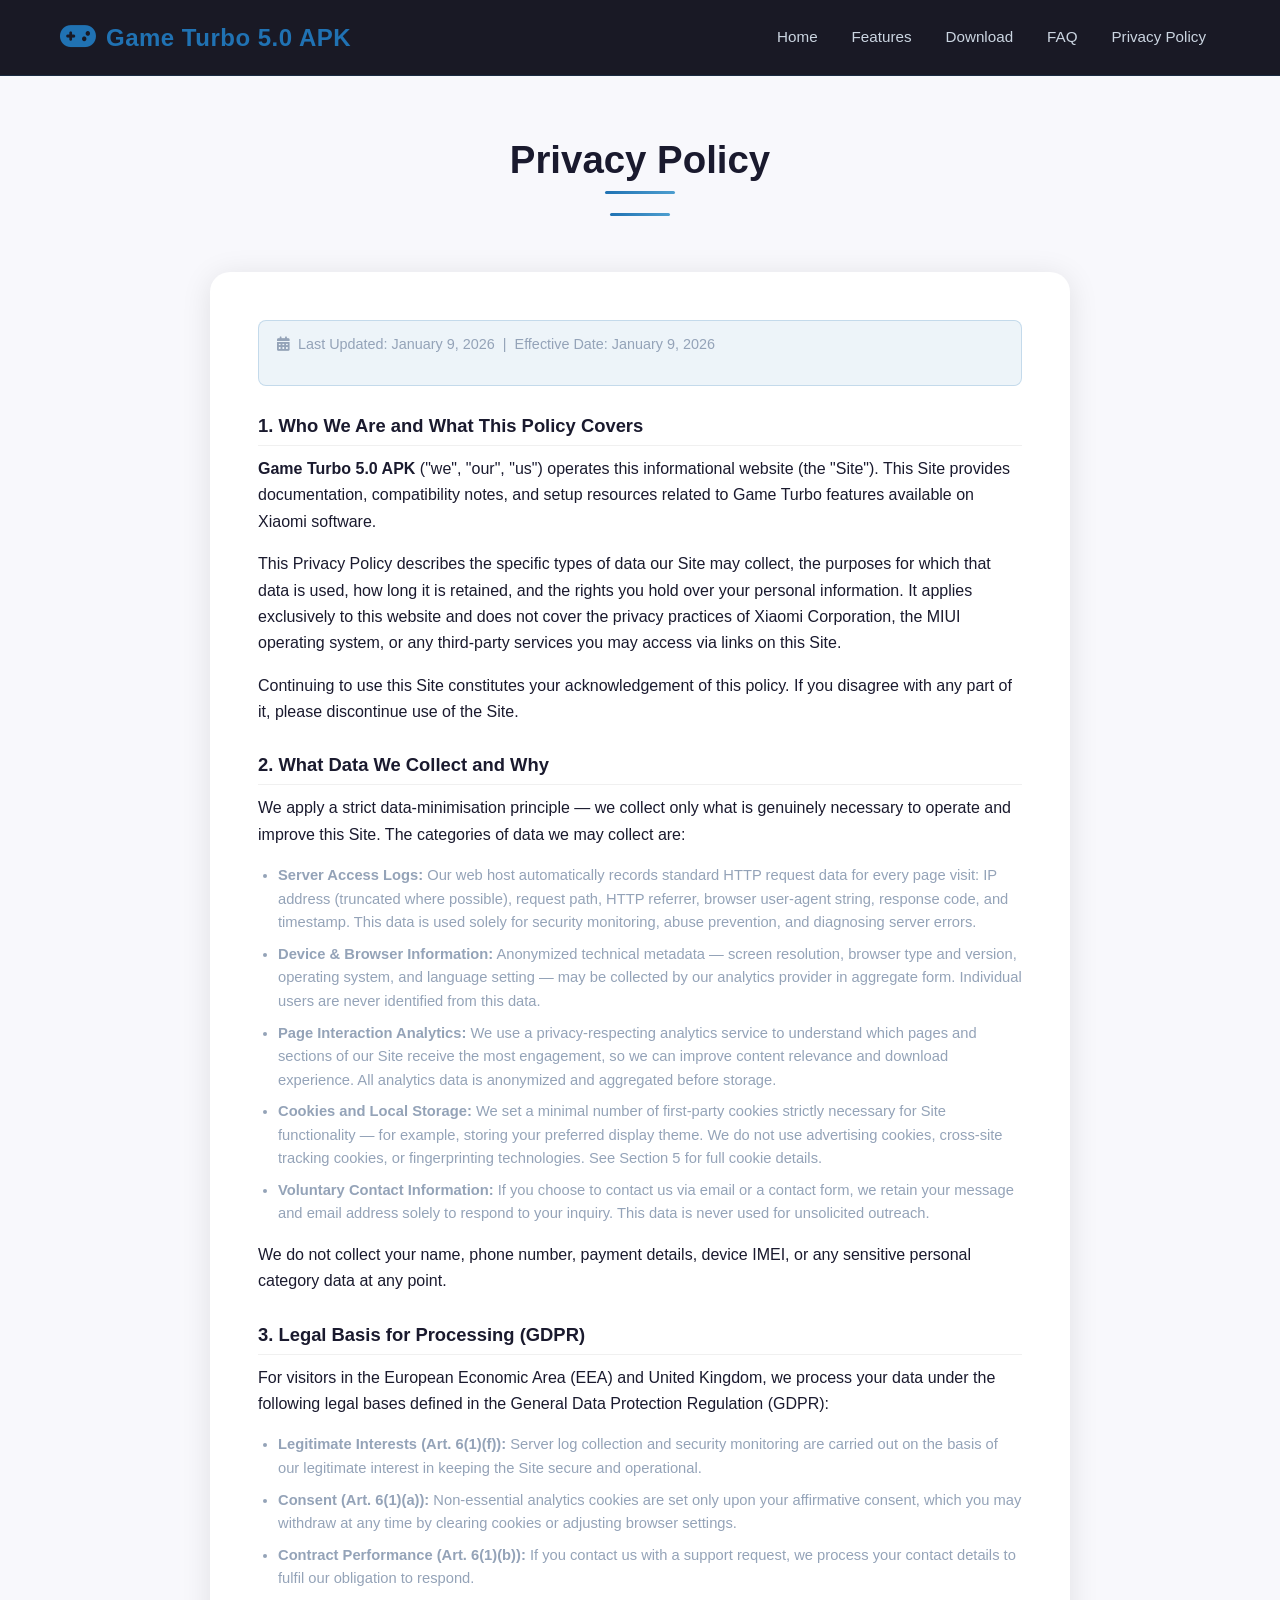
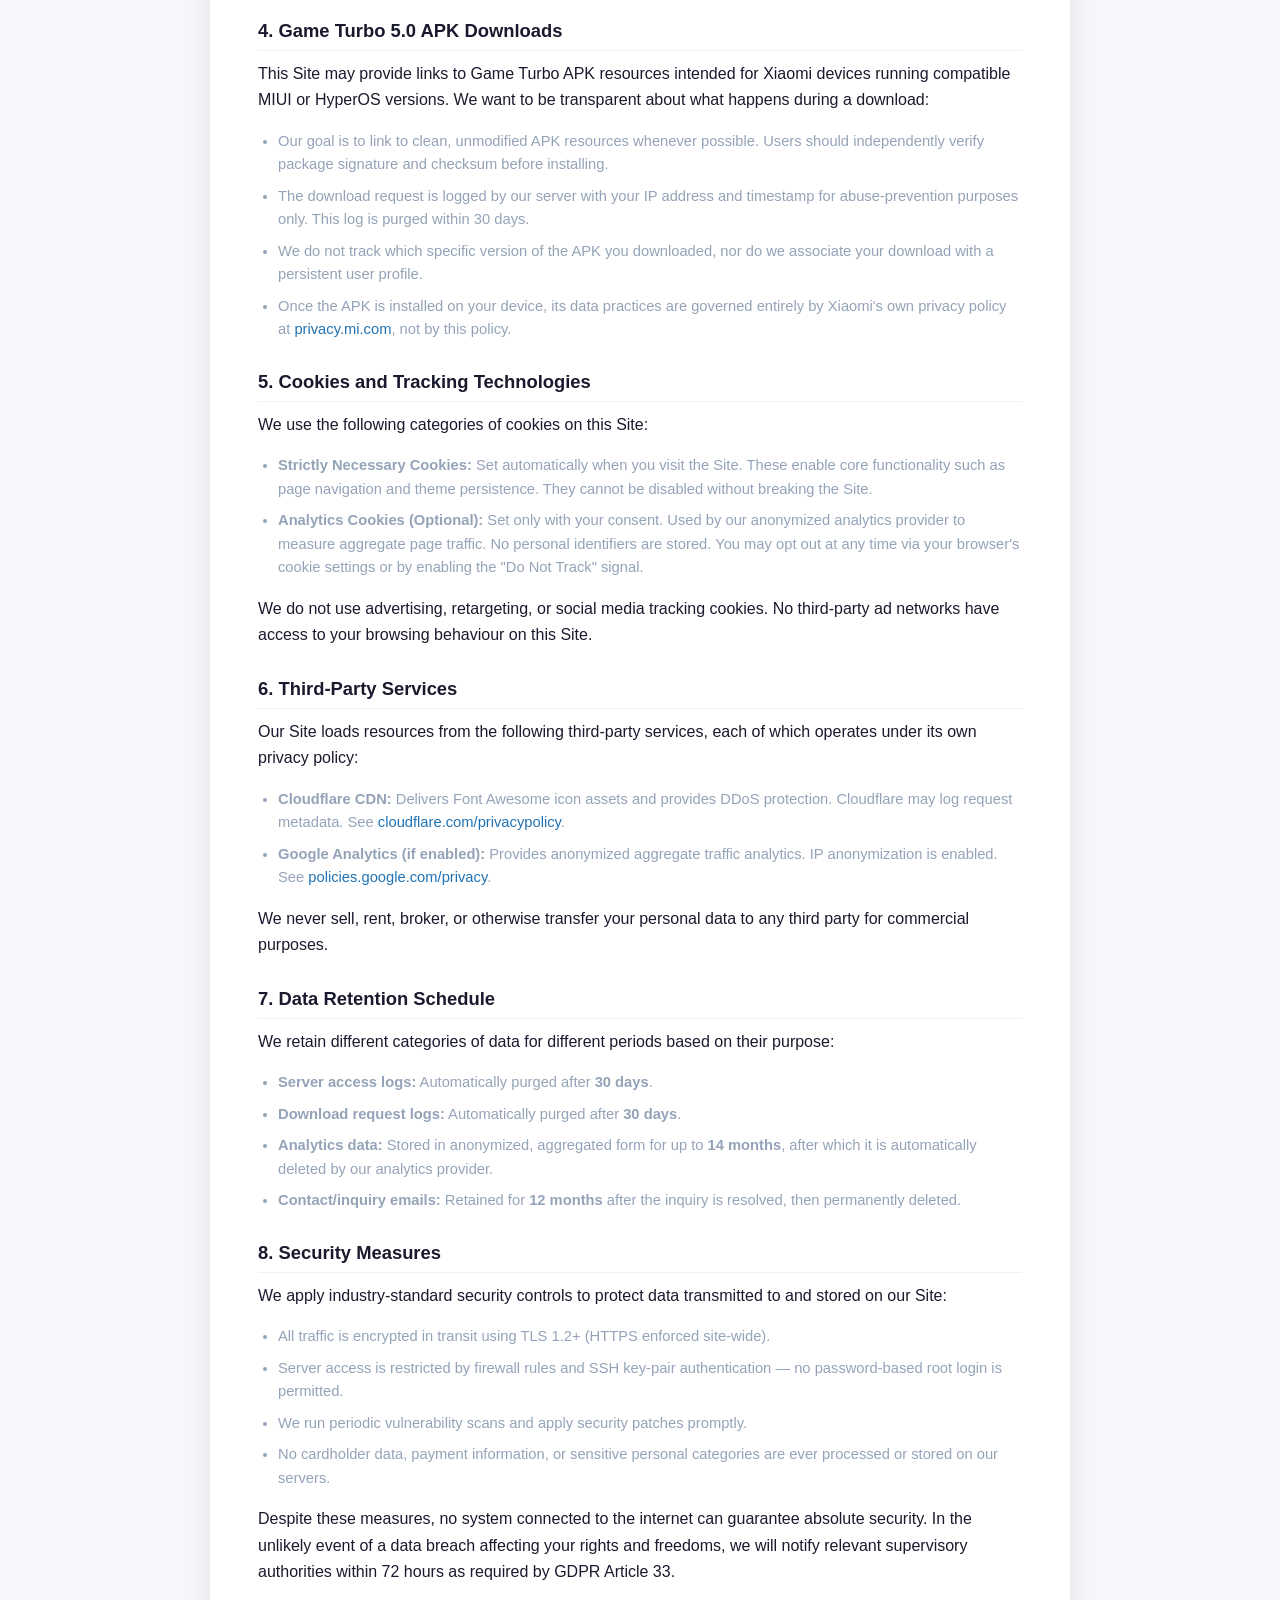
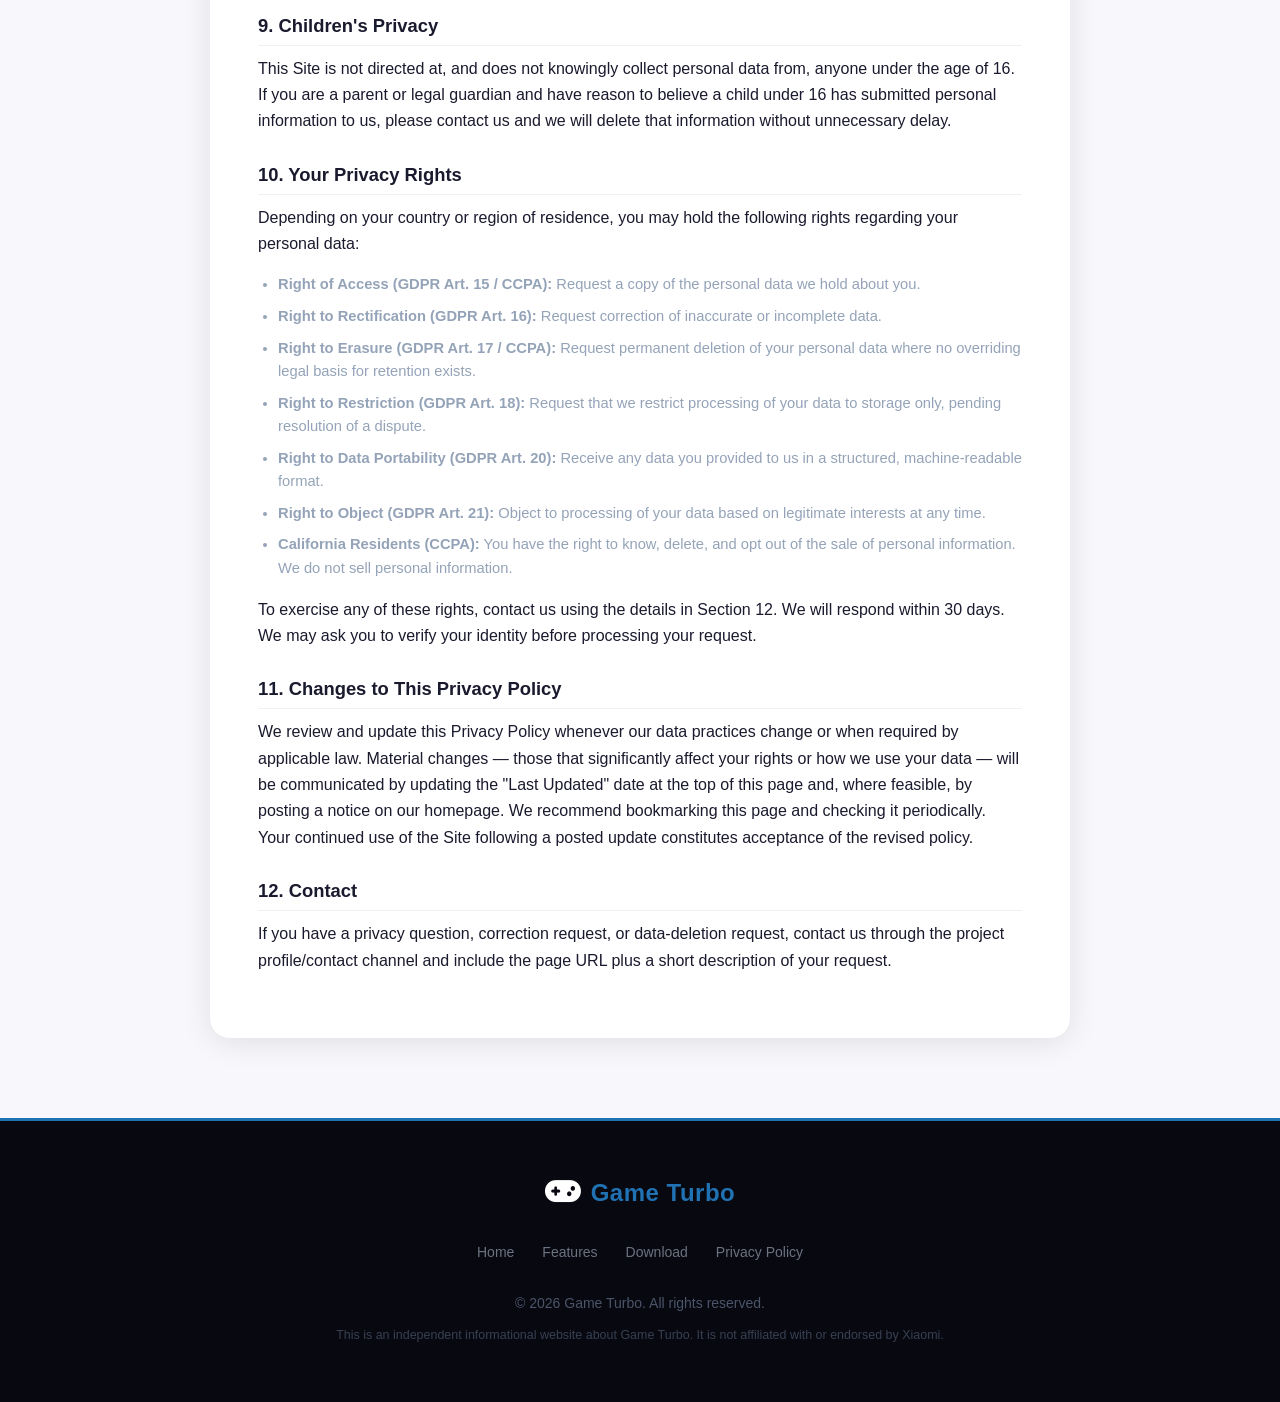
<file: privacy-policy.html>
﻿<!DOCTYPE html>
<html lang="en">

<head>
    <meta charset="UTF-8">
    <meta name="viewport" content="width=device-width, initial-scale=1.0">
    <title>Privacy Policy | Game Turbo 5.0 APK</title>
    <meta name="description" content="Privacy Policy for Game Turbo 5.0 APK website. Learn how we collect, use, and protect your personal information when you use our site.">
    <meta name="robots" content="index, follow">
    <link rel="canonical" href="https://gameturbo5apkdownload.github.io/privacy-policy.html">
    <meta name="google-site-verification" content="fFUDmuusCdp3cyDlA1GdelPp0i50YPl1Bjgm3LKJd5A" />

    <link rel="stylesheet" href="css/styles.css">
    <link rel="stylesheet" href="https://cdnjs.cloudflare.com/ajax/libs/font-awesome/6.0.0/css/all.min.css">
    <link rel="icon" type="image/svg+xml" href='data:image/svg+xml,%3Csvg xmlns="http://www.w3.org/2000/svg" viewBox="0 0 64 64"%3E%3Crect width="64" height="64" rx="12" fill="%232072B3"/%3E%3Cpath d="M16 36c0-7 6-13 13-13h6c7 0 13 6 13 13s-6 13-13 13h-6c-7 0-13-6-13-13zm13-7a7 7 0 100 14h6a7 7 0 100-14h-6z" fill="white"/%3E%3Ccircle cx="27" cy="36" r="2.5" fill="white"/%3E%3Ccircle cx="37" cy="36" r="2.5" fill="white"/%3E%3C/svg%3E'>
</head>

<body>
    <!-- Loading Screen -->
    <!-- <div class="loading-screen" id="loadingScreen">
        <div class="loading-content">
            <div class="phone-loader">
                <div class="phone-status-bar">
                    <span>11:11</span>
                    <div class="status-icons">
                        <i class="fas fa-signal"></i>
                        <i class="fas fa-wifi"></i>
                        <i class="fas fa-battery-full"></i>
                    </div>
                </div>
                <div class="phone-screen-content">
                    <div class="loader-logo">
                        <img src="images/gameturbo.webp" alt="Game Turbo" class="loader-icon-img" style="height:48px;width:auto;object-fit:contain;">
                        <span class="loader-brand">Game Turbo 5.0</span>
                    </div>
                    <div class="loading-bar-container">
                        <div class="loading-bar"></div>
                    </div>
                    <div class="loading-text">Loading...</div>
                </div>
            </div>
        </div>
    </div> -->

    <!-- Header -->
    <header id="mainHeader">
        <div class="header-container">
            <a href="./index.html" class="logo-link">
                <div class="logo">
                    <i class="fas fa-gamepad logo-icon" aria-hidden="true"></i>
                    <h1>Game Turbo 5.0 APK</h1>
                </div>
            </a>
            <button class="mobile-menu-toggle" id="mobileMenuToggle" type="button" aria-label="Toggle navigation menu" aria-expanded="false" aria-controls="mainNav">
                <i class="fas fa-bars"></i>
            </button>
            <nav id="mainNav">
                <ul>
                    <li><a href="index.html#hero"     class="nav-link">Home</a></li>
                    <li><a href="index.html#features" class="nav-link">Features</a></li>
                    <li><a href="index.html#download" class="nav-link">Download</a></li>
                    <li><a href="index.html#faq" class="nav-link">FAQ</a></li>
                    <li><a href="privacy-policy.html" class="nav-link active">Privacy Policy</a></li>
                </ul>
            </nav>
        </div>
    </header>

    <main>
        <section id="privacy-policy" class="privacy-policy-section">
            <div class="container">
                <div class="section-header">
                    <h2>Privacy Policy</h2>
                    <div class="separator"></div>
                </div>
                <div class="privacy-content">
                    <div class="effective-date">
                        <p><i class="fas fa-calendar-alt"></i> &nbsp;Last Updated: January 9, 2026 &nbsp;|&nbsp; Effective Date: January 9, 2026</p>
                    </div>

                    <h3>1. Who We Are and What This Policy Covers</h3>
                    <p><strong>Game Turbo 5.0 APK</strong> ("we", "our", "us") operates this informational website (the "Site"). This Site provides documentation, compatibility notes, and setup resources related to Game Turbo features available on Xiaomi software.</p>
                    <p>This Privacy Policy describes the specific types of data our Site may collect, the purposes for which that data is used, how long it is retained, and the rights you hold over your personal information. It applies exclusively to this website and does not cover the privacy practices of Xiaomi Corporation, the MIUI operating system, or any third-party services you may access via links on this Site.</p>
                    <p>Continuing to use this Site constitutes your acknowledgement of this policy. If you disagree with any part of it, please discontinue use of the Site.</p>

                    <h3>2. What Data We Collect and Why</h3>
                    <p>We apply a strict data-minimisation principle — we collect only what is genuinely necessary to operate and improve this Site. The categories of data we may collect are:</p>
                    <ul>
                        <li><strong>Server Access Logs:</strong> Our web host automatically records standard HTTP request data for every page visit: IP address (truncated where possible), request path, HTTP referrer, browser user-agent string, response code, and timestamp. This data is used solely for security monitoring, abuse prevention, and diagnosing server errors.</li>
                        <li><strong>Device &amp; Browser Information:</strong> Anonymized technical metadata — screen resolution, browser type and version, operating system, and language setting — may be collected by our analytics provider in aggregate form. Individual users are never identified from this data.</li>
                        <li><strong>Page Interaction Analytics:</strong> We use a privacy-respecting analytics service to understand which pages and sections of our Site receive the most engagement, so we can improve content relevance and download experience. All analytics data is anonymized and aggregated before storage.</li>
                        <li><strong>Cookies and Local Storage:</strong> We set a minimal number of first-party cookies strictly necessary for Site functionality — for example, storing your preferred display theme. We do not use advertising cookies, cross-site tracking cookies, or fingerprinting technologies. See Section 5 for full cookie details.</li>
                        <li><strong>Voluntary Contact Information:</strong> If you choose to contact us via email or a contact form, we retain your message and email address solely to respond to your inquiry. This data is never used for unsolicited outreach.</li>
                    </ul>
                    <p>We do not collect your name, phone number, payment details, device IMEI, or any sensitive personal category data at any point.</p>

                    <h3>3. Legal Basis for Processing (GDPR)</h3>
                    <p>For visitors in the European Economic Area (EEA) and United Kingdom, we process your data under the following legal bases defined in the General Data Protection Regulation (GDPR):</p>
                    <ul>
                        <li><strong>Legitimate Interests (Art. 6(1)(f)):</strong> Server log collection and security monitoring are carried out on the basis of our legitimate interest in keeping the Site secure and operational.</li>
                        <li><strong>Consent (Art. 6(1)(a)):</strong> Non-essential analytics cookies are set only upon your affirmative consent, which you may withdraw at any time by clearing cookies or adjusting browser settings.</li>
                        <li><strong>Contract Performance (Art. 6(1)(b)):</strong> If you contact us with a support request, we process your contact details to fulfil our obligation to respond.</li>
                    </ul>

                    <h3>4. Game Turbo 5.0 APK Downloads</h3>
                    <p>This Site may provide links to Game Turbo APK resources intended for Xiaomi devices running compatible MIUI or HyperOS versions. We want to be transparent about what happens during a download:</p>
                    <ul>
                        <li>Our goal is to link to clean, unmodified APK resources whenever possible. Users should independently verify package signature and checksum before installing.</li>
                        <li>The download request is logged by our server with your IP address and timestamp for abuse-prevention purposes only. This log is purged within 30 days.</li>
                        <li>We do not track which specific version of the APK you downloaded, nor do we associate your download with a persistent user profile.</li>
                        <li>Once the APK is installed on your device, its data practices are governed entirely by Xiaomi's own privacy policy at <a href="https://privacy.mi.com/" target="_blank" rel="noopener noreferrer">privacy.mi.com</a>, not by this policy.</li>
                    </ul>

                    <h3>5. Cookies and Tracking Technologies</h3>
                    <p>We use the following categories of cookies on this Site:</p>
                    <ul>
                        <li><strong>Strictly Necessary Cookies:</strong> Set automatically when you visit the Site. These enable core functionality such as page navigation and theme persistence. They cannot be disabled without breaking the Site.</li>
                        <li><strong>Analytics Cookies (Optional):</strong> Set only with your consent. Used by our anonymized analytics provider to measure aggregate page traffic. No personal identifiers are stored. You may opt out at any time via your browser's cookie settings or by enabling the "Do Not Track" signal.</li>
                    </ul>
                    <p>We do not use advertising, retargeting, or social media tracking cookies. No third-party ad networks have access to your browsing behaviour on this Site.</p>

                    <h3>6. Third-Party Services</h3>
                    <p>Our Site loads resources from the following third-party services, each of which operates under its own privacy policy:</p>
                    <ul>
                        <li><strong>Cloudflare CDN:</strong> Delivers Font Awesome icon assets and provides DDoS protection. Cloudflare may log request metadata. See <a href="https://www.cloudflare.com/privacypolicy/" target="_blank" rel="noopener noreferrer">cloudflare.com/privacypolicy</a>.</li>
                        <li><strong>Google Analytics (if enabled):</strong> Provides anonymized aggregate traffic analytics. IP anonymization is enabled. See <a href="https://policies.google.com/privacy" target="_blank" rel="noopener noreferrer">policies.google.com/privacy</a>.</li>
                    </ul>
                    <p>We never sell, rent, broker, or otherwise transfer your personal data to any third party for commercial purposes.</p>

                    <h3>7. Data Retention Schedule</h3>
                    <p>We retain different categories of data for different periods based on their purpose:</p>
                    <ul>
                        <li><strong>Server access logs:</strong> Automatically purged after <strong>30 days</strong>.</li>
                        <li><strong>Download request logs:</strong> Automatically purged after <strong>30 days</strong>.</li>
                        <li><strong>Analytics data:</strong> Stored in anonymized, aggregated form for up to <strong>14 months</strong>, after which it is automatically deleted by our analytics provider.</li>
                        <li><strong>Contact/inquiry emails:</strong> Retained for <strong>12 months</strong> after the inquiry is resolved, then permanently deleted.</li>
                    </ul>

                    <h3>8. Security Measures</h3>
                    <p>We apply industry-standard security controls to protect data transmitted to and stored on our Site:</p>
                    <ul>
                        <li>All traffic is encrypted in transit using TLS 1.2+ (HTTPS enforced site-wide).</li>
                        <li>Server access is restricted by firewall rules and SSH key-pair authentication — no password-based root login is permitted.</li>
                        <li>We run periodic vulnerability scans and apply security patches promptly.</li>
                        <li>No cardholder data, payment information, or sensitive personal categories are ever processed or stored on our servers.</li>
                    </ul>
                    <p>Despite these measures, no system connected to the internet can guarantee absolute security. In the unlikely event of a data breach affecting your rights and freedoms, we will notify relevant supervisory authorities within 72 hours as required by GDPR Article 33.</p>

                    <h3>9. Children's Privacy</h3>
                    <p>This Site is not directed at, and does not knowingly collect personal data from, anyone under the age of 16. If you are a parent or legal guardian and have reason to believe a child under 16 has submitted personal information to us, please contact us and we will delete that information without unnecessary delay.</p>

                    <h3>10. Your Privacy Rights</h3>
                    <p>Depending on your country or region of residence, you may hold the following rights regarding your personal data:</p>
                    <ul>
                        <li><strong>Right of Access (GDPR Art. 15 / CCPA):</strong> Request a copy of the personal data we hold about you.</li>
                        <li><strong>Right to Rectification (GDPR Art. 16):</strong> Request correction of inaccurate or incomplete data.</li>
                        <li><strong>Right to Erasure (GDPR Art. 17 / CCPA):</strong> Request permanent deletion of your personal data where no overriding legal basis for retention exists.</li>
                        <li><strong>Right to Restriction (GDPR Art. 18):</strong> Request that we restrict processing of your data to storage only, pending resolution of a dispute.</li>
                        <li><strong>Right to Data Portability (GDPR Art. 20):</strong> Receive any data you provided to us in a structured, machine-readable format.</li>
                        <li><strong>Right to Object (GDPR Art. 21):</strong> Object to processing of your data based on legitimate interests at any time.</li>
                        <li><strong>California Residents (CCPA):</strong> You have the right to know, delete, and opt out of the sale of personal information. We do not sell personal information.</li>
                    </ul>
                    <p>To exercise any of these rights, contact us using the details in Section 12. We will respond within 30 days. We may ask you to verify your identity before processing your request.</p>

                    <h3>11. Changes to This Privacy Policy</h3>
                    <p>We review and update this Privacy Policy whenever our data practices change or when required by applicable law. Material changes — those that significantly affect your rights or how we use your data — will be communicated by updating the "Last Updated" date at the top of this page and, where feasible, by posting a notice on our homepage. We recommend bookmarking this page and checking it periodically. Your continued use of the Site following a posted update constitutes acceptance of the revised policy.</p>

                    <h3>12. Contact</h3>
                    <p>If you have a privacy question, correction request, or data-deletion request, contact us through the project profile/contact channel and include the page URL plus a short description of your request.</p>
                </div>
            </div>
        </section>
    </main>

    <footer>
        <div class="footer-inner">
            <div class="footer-brand-logo">
                <i class="fas fa-gamepad footer-logo-icon" aria-hidden="true"></i>
                <span class="footer-logo-name">Game Turbo</span>
            </div>
            <div class="footer-links-row">
                <a href="index.html">Home</a>
                <a href="index.html#features">Features</a>
                <a href="index.html#download">Download</a>
                <a href="privacy-policy.html">Privacy Policy</a>
            </div>
            <p class="footer-copy">&copy; 2026 Game Turbo. All rights reserved.</p>
            <p class="footer-disclaimer">This is an independent informational website about Game Turbo. It is not affiliated with or endorsed by Xiaomi.</p>
        </div>
    </footer>

    <script src="js/script.js"></script>
</body>

</html>
</file>
<file: css/styles.css>
/* ============================================================
   GAME TURBO 5.0 — styles.css
   Brand Color: #2072B3 (Blue)
   ============================================================ */

/* =================== CSS VARIABLES =================== */
:root {
    --primary-color: #2072B3;
    --primary-dark: #195a8f;
    --primary-light: #4d9ecf;
    --primary-glow: rgba(32, 114, 179, 0.35);

    --secondary-color: #1a1a2e;
    --secondary-dark: #0d0d1a;
    --secondary-light: #2d2d4e;

    --accent-color: #3d90cc;
    --accent-green: #22c55e;

    --text-dark: #1a1a2e;
    --text-light: #ffffff;
    --text-muted: #94a3b8;

    --background-light: #f8f8fc;
    --background-dark: #0d0d1a;
    --card-bg: #ffffff;
    --card-bg-dark: #1a1a2e;
    --card-shadow: rgba(0, 0, 0, 0.10);
    --card-shadow-hover: rgba(32, 114, 179, 0.2);

    --border-color: rgba(32, 114, 179, 0.2);

    --header-height: 76px;
    --border-radius: 12px;
    --border-radius-lg: 20px;
    --section-padding: 90px 0;
    --transition-speed: 0.3s;
}

/* Dark Theme Variables */
.dark-theme {
    --text-dark: #e2e8f0;
    --text-muted: #64748b;
    --background-light: #0d0d1a;
    --card-bg: #1a1a2e;
    --card-shadow: rgba(0, 0, 0, 0.4);
    --border-color: rgba(32, 114, 179, 0.15);
}

/* =================== RESET & BASE =================== */
*, *::before, *::after {
    margin: 0;
    padding: 0;
    box-sizing: border-box;
}

html {
    scroll-behavior: smooth;
    font-size: 16px;
}

body {
    font-family: 'Segoe UI', 'Roboto', 'Arial', sans-serif;
    color: var(--text-dark);
    background-color: var(--background-light);
    line-height: 1.65;
    overflow-x: hidden;
    transition: background-color var(--transition-speed) ease, color var(--transition-speed) ease;
}

h1, h2, h3, h4, h5, h6 {
    font-weight: 700;
    line-height: 1.25;
    margin-bottom: 0.75rem;
}

p { margin-bottom: 1rem; }

a {
    color: var(--primary-color);
    text-decoration: none;
    transition: color var(--transition-speed) ease;
}
a:hover { color: var(--primary-dark); }

section { padding: var(--section-padding); }
img { max-width: 100%; height: auto; }

/* =================== UTILITY =================== */
.container {
    width: 100%;
    max-width: 1200px;
    margin: 0 auto;
    padding: 0 20px;
}

.highlight {
    color: var(--primary-color);
    position: relative;
}

.section-header {
    text-align: center;
    max-width: 800px;
    margin: 0 auto 3.5rem;
    padding: 0 20px;
}

.section-header h2 {
    font-size: 2.4rem;
    color: var(--text-dark);
    position: relative;
    display: inline-block;
    margin-bottom: 1.2rem;
}

.section-header h2::after {
    content: "";
    position: absolute;
    bottom: -10px;
    left: 50%;
    transform: translateX(-50%);
    width: 70px;
    height: 3px;
    background: linear-gradient(90deg, var(--primary-color), var(--primary-light));
    border-radius: 3px;
}

.section-header p {
    font-size: 1.1rem;
    color: var(--text-muted);
    line-height: 1.7;
}

/* =================== BUTTONS =================== */
.btn {
    display: inline-flex;
    align-items: center;
    justify-content: center;
    gap: 8px;
    padding: 13px 28px;
    border-radius: 50px;
    font-weight: 600;
    font-size: 1rem;
    cursor: pointer;
    transition: all var(--transition-speed) ease;
    border: none;
    text-align: center;
    letter-spacing: 0.3px;
    white-space: nowrap;
}

.btn-primary {
    background: linear-gradient(135deg, var(--primary-color) 0%, var(--primary-dark) 100%);
    color: #ffffff;
    box-shadow: 0 4px 15px var(--primary-glow);
}
.btn-primary:hover {
    background: linear-gradient(135deg, var(--primary-light) 0%, var(--primary-color) 100%);
    color: #ffffff;
    transform: translateY(-2px);
    box-shadow: 0 8px 25px var(--primary-glow);
}

.btn-secondary {
    background-color: rgba(255,255,255,0.15);
    color: var(--text-light);
    border: 2px solid rgba(255,255,255,0.5);
    backdrop-filter: blur(8px);
}
.btn-secondary:hover {
    background-color: rgba(255,255,255,0.25);
    color: var(--text-light);
    transform: translateY(-2px);
}

/* =================== LOADING SCREEN =================== */
.loading-screen {
    position: fixed;
    inset: 0;
    background: linear-gradient(135deg, var(--secondary-dark) 0%, var(--secondary-color) 100%);
    display: flex;
    justify-content: center;
    align-items: center;
    z-index: 9999;
    transition: opacity 0.6s ease, visibility 0.6s ease;
}

.loading-screen.loaded {
    opacity: 0;
    visibility: hidden;
    pointer-events: none;
}

.phone-loader {
    width: 300px;
    background: #1a1a2e;
    border-radius: 28px;
    border: 3px solid var(--primary-color);
    overflow: hidden;
    box-shadow: 0 0 40px var(--primary-glow), 0 0 80px rgba(32,114,179,0.1);
}

.phone-status-bar {
    display: flex;
    justify-content: space-between;
    align-items: center;
    padding: 8px 16px;
    background: rgba(32,114,179,0.15);
    font-size: 0.75rem;
    color: var(--primary-color);
}

.status-icons { display: flex; gap: 6px; }

.phone-screen-content {
    padding: 30px 20px;
    text-align: center;
}

.loader-logo {
    display: flex;
    align-items: center;
    justify-content: center;
    gap: 10px;
    margin-bottom: 24px;
}

.loader-icon {
    font-size: 2.5rem;
    animation: pulse 1.5s ease-in-out infinite;
}

.loader-brand {
    font-size: 1.4rem;
    font-weight: 800;
    color: var(--primary-color);
    letter-spacing: 1px;
}

.loading-bar-container {
    width: 100%;
    height: 6px;
    background: rgba(255,255,255,0.1);
    border-radius: 10px;
    overflow: hidden;
    margin-bottom: 12px;
}

.loading-bar {
    width: 0%;
    height: 100%;
    background: linear-gradient(90deg, var(--primary-color), var(--primary-light));
    border-radius: 10px;
    animation: progress 2.5s ease-in-out forwards;
}

.loading-text {
    color: var(--text-muted);
    font-size: 0.85rem;
    letter-spacing: 0.5px;
}

@keyframes progress {
    0%   { width: 0%; }
    40%  { width: 50%; }
    80%  { width: 85%; }
    100% { width: 100%; }
}

@keyframes pulse {
    0%, 100% { transform: scale(1); }
    50%       { transform: scale(1.15); }
}

/* =================== HEADER =================== */
header {
    position: fixed;
    top: 0;
    left: 0;
    width: 100%;
    height: var(--header-height);
    background-color: rgba(13, 13, 26, 0.95);
    backdrop-filter: blur(20px);
    -webkit-backdrop-filter: blur(20px);
    border-bottom: 1px solid var(--border-color);
    z-index: 1000;
    transition: all var(--transition-speed) ease;
}

.dark-theme header {
    background-color: rgba(13, 13, 26, 0.98);
}

header.scrolled {
    height: 60px;
    box-shadow: 0 4px 24px rgba(32,114,179,0.08);
}

.header-container {
    display: flex;
    justify-content: space-between;
    align-items: center;
    height: 100%;
    max-width: 1200px;
    margin: 0 auto;
    padding: 0 20px;
}

.logo-link { text-decoration: none; }

.logo {
    display: flex;
    align-items: center;
    gap: 10px;
}

.logo-icon {
    font-size: 1.8rem;
    line-height: 1;
    animation: pulse 2s ease-in-out infinite;
}

.logo h1, .logo .logo-name {
    font-size: 1.5rem;
    font-weight: 800;
    color: var(--primary-color);
    margin-bottom: 0;
    letter-spacing: 0.5px;
    transition: font-size var(--transition-speed) ease;
}

header.scrolled .logo h1,
header.scrolled .logo .logo-name { font-size: 1.25rem; }

nav ul {
    display: flex;
    list-style: none;
    gap: 6px;
}

nav ul li a {
    color: #cbd5e1;
    font-weight: 500;
    font-size: 0.95rem;
    padding: 6px 14px;
    border-radius: 50px;
    transition: all var(--transition-speed) ease;
}

nav ul li a:hover,
nav ul li a.active {
    color: var(--secondary-dark);
    background-color: var(--primary-color);
}

.theme-toggle {
    display: flex;
    align-items: center;
    justify-content: center;
    width: 38px;
    height: 38px;
    border-radius: 50%;
    background-color: rgba(32,114,179,0.12);
    color: var(--primary-color);
    cursor: pointer;
    transition: all var(--transition-speed) ease;
    border: 1px solid var(--border-color);
}

.theme-toggle:hover {
    background-color: var(--primary-color);
    color: var(--secondary-dark);
    transform: rotate(20deg);
}

.mobile-menu-toggle {
    display: none;
    align-items: center;
    justify-content: center;
    width: 40px;
    height: 40px;
    border-radius: 8px;
    background: rgba(32,114,179,0.1);
    color: var(--primary-color);
    cursor: pointer;
    border: 1px solid var(--border-color);
    transition: all var(--transition-speed) ease;
}

.mobile-menu-toggle:hover {
    background: var(--primary-color);
    color: var(--secondary-dark);
}

/* =================== HERO SECTION =================== */
.hero-section {
    padding-top: calc(var(--header-height) + 0px);
    padding-bottom: 0;
    background: linear-gradient(135deg, var(--secondary-dark) 0%, #0f172a 50%, #1a1a2e 100%);
    color: var(--text-light);
    overflow: hidden;
    position: relative;
    min-height: 100vh;
    display: flex;
    flex-direction: column;
}

/* Animated background particles */
.hero-bg-particles {
    position: absolute;
    inset: 0;
    overflow: hidden;
    pointer-events: none;
}

.hero-bg-particles span {
    position: absolute;
    display: block;
    width: 6px;
    height: 6px;
    border-radius: 50%;
    background: var(--primary-color);
    opacity: 0;
    animation: float-particle 8s infinite;
}

.hero-bg-particles span:nth-child(1)  { left: 10%; animation-delay: 0s;   animation-duration: 9s;  }
.hero-bg-particles span:nth-child(2)  { left: 25%; animation-delay: 2s;   animation-duration: 7s;  width: 4px; height: 4px; }
.hero-bg-particles span:nth-child(3)  { left: 40%; animation-delay: 4s;   animation-duration: 10s; }
.hero-bg-particles span:nth-child(4)  { left: 55%; animation-delay: 1s;   animation-duration: 8s;  width: 3px; height: 3px; }
.hero-bg-particles span:nth-child(5)  { left: 70%; animation-delay: 3s;   animation-duration: 7s;  }
.hero-bg-particles span:nth-child(6)  { left: 80%; animation-delay: 5s;   animation-duration: 9s;  width: 5px; height: 5px; }
.hero-bg-particles span:nth-child(7)  { left: 15%; animation-delay: 6s;   animation-duration: 11s; width: 4px; height: 4px; }
.hero-bg-particles span:nth-child(8)  { left: 90%; animation-delay: 1.5s; animation-duration: 8s;  }
.hero-bg-particles span:nth-child(9)  { left: 60%; animation-delay: 3.5s; animation-duration: 6s;  width: 3px; height: 3px; }
.hero-bg-particles span:nth-child(10) { left: 35%; animation-delay: 7s;   animation-duration: 9s;  }

@keyframes float-particle {
    0%   { bottom: -10px; opacity: 0; }
    10%  { opacity: 0.5; }
    90%  { opacity: 0.3; }
    100% { bottom: 110%; opacity: 0; }
}

.hero-content {
    display: flex;
    align-items: center;
    justify-content: space-between;
    max-width: 1200px;
    margin: 0 auto;
    padding: 80px 20px 60px;
    flex: 1;
    gap: 60px;
    position: relative;
    z-index: 2;
}

.hero-text { max-width: 560px; }

.hero-badge {
    display: inline-flex;
    align-items: center;
    gap: 6px;
    background: rgba(32,114,179,0.15);
    border: 1px solid rgba(32,114,179,0.4);
    color: var(--primary-color);
    font-size: 0.85rem;
    font-weight: 600;
    padding: 6px 14px;
    border-radius: 50px;
    margin-bottom: 20px;
    letter-spacing: 0.5px;
}

.hero-text h1 {
    font-size: 3.2rem;
    font-weight: 800;
    line-height: 1.15;
    margin-bottom: 1.2rem;
    color: var(--text-light);
}

.hero-text h1 .highlight {
    background: linear-gradient(90deg, var(--primary-color), var(--primary-light));
    -webkit-background-clip: text;
    -webkit-text-fill-color: transparent;
    background-clip: text;
}

.hero-text > p {
    font-size: 1.1rem;
    color: #94a3b8;
    line-height: 1.7;
    margin-bottom: 1.5rem;
}

.hero-features-list {
    list-style: none;
    margin-bottom: 2rem;
    display: flex;
    flex-direction: column;
    gap: 10px;
}

.hero-features-list li {
    display: flex;
    align-items: center;
    gap: 10px;
    font-size: 0.95rem;
    color: #cbd5e1;
}

.hero-features-list li i {
    color: var(--primary-color);
    font-size: 1rem;
    flex-shrink: 0;
}

.hero-buttons {
    display: flex;
    gap: 14px;
    flex-wrap: wrap;
    margin-bottom: 2rem;
}

.hero-trust {
    display: flex;
    gap: 20px;
    flex-wrap: wrap;
}

.trust-item {
    display: flex;
    align-items: center;
    gap: 6px;
    font-size: 0.85rem;
    color: #64748b;
}

.trust-item i { color: var(--primary-color); }

/* ---- Phone Mockup ---- */
.hero-phone {
    position: relative;
    flex-shrink: 0;
}

.phone-mockup {
    width: 260px;
    background: #0a0a14;
    border-radius: 36px;
    border: 3px solid rgba(32,114,179,0.5);
    overflow: hidden;
    position: relative;
    box-shadow:
        0 0 0 6px rgba(32,114,179,0.07),
        0 30px 60px rgba(0,0,0,0.6),
        0 0 80px rgba(32,114,179,0.15);
    animation: phone-float 4s ease-in-out infinite;
}

@keyframes phone-float {
    0%, 100% { transform: translateY(0); }
    50%       { transform: translateY(-12px); }
}

.phone-notch {
    width: 80px;
    height: 22px;
    background: #0a0a14;
    border-radius: 0 0 14px 14px;
    margin: 0 auto;
    position: relative;
    z-index: 2;
    border-bottom: 2px solid rgba(32,114,179,0.15);
}

.phone-screen {
    padding: 0 14px 8px;
}

.app-status-bar {
    display: flex;
    justify-content: space-between;
    align-items: center;
    padding: 6px 0;
    font-size: 0.7rem;
    color: #64748b;
}

.app-status-icons { display: flex; gap: 5px; }

.app-header {
    display: flex;
    justify-content: space-between;
    align-items: center;
    padding: 8px 0;
    border-bottom: 1px solid rgba(32,114,179,0.15);
    margin-bottom: 12px;
}

.app-name {
    color: var(--primary-color);
    font-weight: 700;
    font-size: 0.9rem;
}

.active-badge {
    background: var(--accent-green);
    color: white;
    font-size: 0.6rem;
    font-weight: 700;
    padding: 2px 8px;
    border-radius: 50px;
    letter-spacing: 0.5px;
}

.app-stats-grid {
    display: grid;
    grid-template-columns: 1fr 1fr;
    gap: 8px;
    margin-bottom: 12px;
}

.stat-box {
    background: rgba(255,255,255,0.04);
    border-radius: 10px;
    padding: 10px 8px;
    text-align: center;
    border: 1px solid rgba(255,255,255,0.06);
    transition: all 0.3s ease;
}

.stat-box.fps  { border-color: rgba(34,197,94,0.3);  }
.stat-box.ram  { border-color: rgba(59,130,246,0.3);  }
.stat-box.ping { border-color: rgba(32,114,179,0.3);   }
.stat-box.temp { border-color: rgba(239,68,68,0.3);   }

.stat-label {
    display: block;
    font-size: 0.6rem;
    color: #64748b;
    letter-spacing: 0.5px;
    font-weight: 600;
    margin-bottom: 2px;
}

.stat-value {
    display: block;
    font-size: 1.4rem;
    font-weight: 800;
    color: var(--text-light);
    line-height: 1;
    margin-bottom: 2px;
}

.stat-box.fps  .stat-value { color: #22c55e; }
.stat-box.ping .stat-value { color: var(--primary-color); }
.stat-box.temp .stat-value { color: #ef4444; }

.stat-unit {
    display: block;
    font-size: 0.55rem;
    color: #475569;
}

.app-boost-btn {
    margin-bottom: 10px;
}

.boost-btn-inner {
    width: 100%;
    padding: 10px;
    background: linear-gradient(135deg, var(--primary-color), var(--primary-dark));
    color: var(--secondary-dark);
    font-weight: 800;
    font-size: 0.85rem;
    border: none;
    border-radius: 10px;
    cursor: pointer;
    letter-spacing: 1px;
    transition: all 0.3s ease;
    display: flex;
    align-items: center;
    justify-content: center;
    gap: 6px;
}

.boost-btn-inner:hover {
    transform: scale(1.02);
    box-shadow: 0 4px 20px var(--primary-glow);
}

.boost-btn-inner.boosting {
    animation: boost-pulse 0.5s ease 3;
}

@keyframes boost-pulse {
    0%, 100% { transform: scale(1); }
    50%       { transform: scale(1.05); background: var(--primary-light); }
}

.app-bottom-nav {
    display: flex;
    justify-content: space-around;
    padding: 8px 0 4px;
    border-top: 1px solid rgba(255,255,255,0.06);
    font-size: 0.6rem;
    color: #475569;
}

.app-bottom-nav span {
    display: flex;
    align-items: center;
    gap: 4px;
}

.phone-home-bar {
    width: 100px;
    height: 4px;
    background: rgba(255,255,255,0.2);
    border-radius: 2px;
    margin: 8px auto 10px;
}

.phone-glow {
    position: absolute;
    top: 50%;
    left: 50%;
    transform: translate(-50%, -50%);
    width: 300px;
    height: 300px;
    background: radial-gradient(circle, var(--primary-glow), transparent 70%);
    border-radius: 50%;
    pointer-events: none;
    z-index: -1;
}

/* ---- Stats Ribbon ---- */
.stats-ribbon {
    width: 100%;
    background: rgba(32,114,179,0.1);
    border-top: 1px solid rgba(32,114,179,0.2);
    border-bottom: 1px solid rgba(32,114,179,0.2);
    position: relative;
    z-index: 2;
}

.stats-ribbon-inner {
    max-width: 1200px;
    margin: 0 auto;
    padding: 16px 20px;
    display: flex;
    justify-content: center;
    align-items: center;
    gap: 0;
    flex-wrap: wrap;
}

.ribbon-stat {
    display: flex;
    flex-direction: column;
    align-items: center;
    padding: 0 28px;
}

.ribbon-stat strong {
    font-size: 1.4rem;
    font-weight: 800;
    color: var(--primary-color);
    line-height: 1;
}

.ribbon-stat span {
    font-size: 0.75rem;
    color: #64748b;
    letter-spacing: 0.5px;
    margin-top: 3px;
}

.ribbon-divider {
    width: 1px;
    height: 35px;
    background: rgba(32,114,179,0.25);
}

/* =================== FEATURES SECTION =================== */
.features-section {
    background-color: var(--background-light);
}

.features-container {
    display: grid;
    grid-template-columns: repeat(auto-fit, minmax(320px, 1fr));
    gap: 28px;
    max-width: 1200px;
    margin: 0 auto;
    padding: 0 20px;
}

.feature-card {
    background-color: var(--card-bg);
    border-radius: var(--border-radius-lg);
    padding: 32px;
    box-shadow: 0 4px 20px var(--card-shadow);
    border: 1px solid rgba(0,0,0,0.05);
    transition: all var(--transition-speed) ease;
    position: relative;
    overflow: hidden;
}

.dark-theme .feature-card {
    background-color: var(--card-bg-dark);
    border-color: var(--border-color);
}

.feature-card::before {
    content: "";
    position: absolute;
    top: 0;
    left: 0;
    right: 0;
    height: 3px;
    background: linear-gradient(90deg, var(--primary-color), var(--primary-light));
    transform: scaleX(0);
    transform-origin: left;
    transition: transform var(--transition-speed) ease;
}

.feature-card:hover {
    transform: translateY(-8px);
    box-shadow: 0 16px 40px var(--card-shadow-hover);
    border-color: rgba(32,114,179,0.2);
}

.feature-card:hover::before {
    transform: scaleX(1);
}

.feature-icon {
    width: 64px;
    height: 64px;
    border-radius: 16px;
    background: linear-gradient(135deg, var(--primary-color), var(--primary-dark));
    display: flex;
    align-items: center;
    justify-content: center;
    font-size: 1.6rem;
    color: #ffffff;
    margin-bottom: 16px;
    box-shadow: 0 4px 15px var(--primary-glow);
}

.feature-badge {
    display: inline-flex;
    background: rgba(32,114,179,0.12);
    color: var(--primary-dark);
    font-size: 0.7rem;
    font-weight: 700;
    padding: 3px 10px;
    border-radius: 50px;
    letter-spacing: 0.5px;
    margin-bottom: 10px;
    border: 1px solid rgba(32,114,179,0.25);
}

.dark-theme .feature-badge { color: var(--primary-color); }

.feature-card h3 {
    font-size: 1.25rem;
    color: var(--text-dark);
    margin-bottom: 10px;
}

.feature-card > p {
    font-size: 0.9rem;
    color: var(--text-muted);
    line-height: 1.6;
    margin-bottom: 16px;
}

.feature-list {
    list-style: none;
    display: flex;
    flex-direction: column;
    gap: 7px;
}

.feature-list li {
    display: flex;
    align-items: center;
    gap: 8px;
    font-size: 0.85rem;
    color: var(--text-muted);
}

.feature-list li i {
    color: var(--accent-green);
    font-size: 0.75rem;
    flex-shrink: 0;
}

/* =================== WHY CHOOSE SECTION =================== */
.why-section {
    background: linear-gradient(135deg, var(--secondary-dark) 0%, #0f172a 100%);
    color: var(--text-light);
}

.why-section .section-header h2 { color: var(--text-light); }
.why-section .section-header p   { color: #64748b; }

.why-container {
    display: grid;
    grid-template-columns: repeat(auto-fit, minmax(240px, 1fr));
    gap: 24px;
    max-width: 1200px;
    margin: 0 auto 60px;
    padding: 0 20px;
}

.why-card {
    background: rgba(255,255,255,0.04);
    border: 1px solid rgba(32,114,179,0.15);
    border-radius: var(--border-radius-lg);
    padding: 30px 24px;
    position: relative;
    transition: all var(--transition-speed) ease;
}

.why-card:hover {
    background: rgba(32,114,179,0.06);
    border-color: rgba(32,114,179,0.4);
    transform: translateY(-6px);
}

.why-number {
    position: absolute;
    top: -14px;
    left: 24px;
    width: 28px;
    height: 28px;
    background: var(--primary-color);
    color: var(--secondary-dark);
    border-radius: 50%;
    font-weight: 800;
    font-size: 0.85rem;
    display: flex;
    align-items: center;
    justify-content: center;
}

.why-icon {
    font-size: 2rem;
    color: var(--primary-color);
    margin-bottom: 16px;
    line-height: 1;
}

.why-card h3 {
    font-size: 1.15rem;
    color: var(--text-light);
    margin-bottom: 10px;
}

.why-card p {
    font-size: 0.9rem;
    color: #64748b;
    line-height: 1.6;
    margin-bottom: 0;
}

.compat-strip {
    max-width: 1200px;
    margin: 0 auto;
    padding: 0 20px;
    display: flex;
    flex-wrap: wrap;
    justify-content: center;
    gap: 14px;
}

.compat-strip span {
    display: flex;
    align-items: center;
    gap: 8px;
    background: rgba(32,114,179,0.1);
    border: 1px solid rgba(32,114,179,0.25);
    color: var(--primary-color);
    padding: 8px 18px;
    border-radius: 50px;
    font-size: 0.85rem;
    font-weight: 600;
}

/* =================== GAMES SECTION =================== */
.games-section {
    background-color: var(--background-light);
}

.games-carousel {
    max-width: 1200px;
    margin: 0 auto;
    padding: 0 64px;
    position: relative;
}

.carousel-controls {
    display: flex;
    justify-content: space-between;
    position: absolute;
    top: 50%;
    left: 0;
    right: 0;
    transform: translateY(-50%);
    z-index: 2;
    padding: 0 0;
    pointer-events: none;
}

.carousel-control {
    width: 48px;
    height: 48px;
    border-radius: 50%;
    background: linear-gradient(135deg, var(--primary-color), var(--primary-dark));
    color: var(--secondary-dark);
    border: none;
    display: flex;
    align-items: center;
    justify-content: center;
    cursor: pointer;
    font-size: 1rem;
    font-weight: 700;
    transition: all var(--transition-speed) ease;
    box-shadow: 0 4px 15px var(--primary-glow);
    pointer-events: all;
}

.carousel-control:hover {
    transform: scale(1.1);
    box-shadow: 0 6px 20px var(--primary-glow);
}

.carousel-container {
    display: flex;
    overflow-x: hidden;
    scroll-behavior: smooth;
    padding: 20px 0;
    gap: 20px;
}

.game-card {
    flex: 0 0 auto;
    width: 200px;
    background-color: var(--card-bg);
    border-radius: var(--border-radius);
    overflow: hidden;
    box-shadow: 0 4px 20px var(--card-shadow);
    transition: all var(--transition-speed) ease;
    border: 1px solid rgba(0,0,0,0.05);
}

.dark-theme .game-card {
    background-color: var(--card-bg-dark);
    border-color: var(--border-color);
}

.game-card:hover {
    transform: translateY(-8px);
    box-shadow: 0 14px 30px var(--card-shadow-hover);
}

.game-image {
    width: 100%;
    height: 220px;
    overflow: hidden;
    background: linear-gradient(135deg, var(--secondary-color), var(--secondary-light));
    display: flex;
    align-items: center;
    justify-content: center;
}

.game-image-placeholder {
    font-size: 3rem;
    line-height: 1;
    text-align: center;
}

.game-info {
    padding: 14px;
    text-align: center;
}

.game-info h3 {
    font-size: 0.9rem;
    margin-bottom: 4px;
    color: var(--text-dark);
    line-height: 1.3;
}

.game-info p {
    font-size: 0.75rem;
    color: var(--text-muted);
    margin-bottom: 0;
}

.game-turbo-badge {
    display: inline-flex;
    align-items: center;
    gap: 3px;
    font-size: 0.6rem;
    color: var(--primary-dark);
    background: rgba(32,114,179,0.12);
    border: 1px solid rgba(32,114,179,0.3);
    padding: 2px 7px;
    border-radius: 50px;
    margin-top: 5px;
    font-weight: 600;
}

/* =================== DOWNLOAD SECTION =================== */
.download-section {
    background: var(--background-light);
}

.download-main {
    max-width: 1100px;
    margin: 0 auto 70px;
    padding: 0 20px;
    display: flex;
    gap: 32px;
    align-items: flex-start;
    flex-wrap: wrap;
}

.download-card-main {
    flex: 1;
    min-width: 300px;
    background: var(--card-bg);
    border-radius: var(--border-radius-lg);
    padding: 36px;
    box-shadow: 0 8px 40px var(--card-shadow);
    border: 1px solid rgba(0,0,0,0.06);
}

.dark-theme .download-card-main {
    background: var(--card-bg-dark);
    border-color: var(--border-color);
}

.download-card-top {
    display: flex;
    align-items: center;
    gap: 20px;
    margin-bottom: 24px;
    padding-bottom: 24px;
    border-bottom: 1px solid rgba(0,0,0,0.07);
}

.dark-theme .download-card-top { border-bottom-color: var(--border-color); }

.download-app-icon {
    width: 72px;
    height: 72px;
    background: linear-gradient(135deg, var(--primary-color), var(--primary-dark));
    border-radius: 18px;
    display: flex;
    align-items: center;
    justify-content: center;
    font-size: 2rem;
    box-shadow: 0 6px 20px var(--primary-glow);
    flex-shrink: 0;
}

.download-app-info h3 {
    font-size: 1.3rem;
    color: var(--text-dark);
    margin-bottom: 6px;
}

.download-meta {
    display: flex;
    flex-wrap: wrap;
    gap: 10px;
    font-size: 0.82rem;
    color: var(--text-muted);
    margin-bottom: 6px;
}

.download-meta span {
    display: flex;
    align-items: center;
    gap: 4px;
}

.download-meta i { color: var(--primary-color); }

.download-rating {
    display: flex;
    align-items: center;
    gap: 4px;
    font-size: 0.85rem;
    color: var(--primary-color);
}

.download-rating span { color: var(--text-muted); }

.download-features {
    list-style: none;
    display: grid;
    grid-template-columns: 1fr 1fr;
    gap: 10px;
    margin-bottom: 24px;
}

.download-features li {
    display: flex;
    align-items: center;
    gap: 8px;
    font-size: 0.88rem;
    color: var(--text-dark);
}

.download-features li i { color: var(--accent-green); }

.download-trust-badges {
    display: flex;
    flex-wrap: wrap;
    gap: 10px;
    margin-bottom: 24px;
}

.download-trust-badges span {
    display: flex;
    align-items: center;
    gap: 6px;
    font-size: 0.78rem;
    color: var(--text-muted);
    background: rgba(0,0,0,0.04);
    padding: 5px 12px;
    border-radius: 50px;
    border: 1px solid rgba(0,0,0,0.06);
}

.dark-theme .download-trust-badges span {
    background: rgba(255,255,255,0.05);
    border-color: var(--border-color);
}

.download-trust-badges i { color: var(--primary-color); }

.btn-download-main {
    width: 100%;
    padding: 16px;
    font-size: 1.05rem;
    border-radius: var(--border-radius);
    letter-spacing: 0.3px;
}

.system-requirements {
    background: var(--card-bg);
    border-radius: var(--border-radius-lg);
    padding: 30px;
    box-shadow: 0 4px 20px var(--card-shadow);
    border: 1px solid rgba(0,0,0,0.06);
    min-width: 280px;
}

.dark-theme .system-requirements {
    background: var(--card-bg-dark);
    border-color: var(--border-color);
}

.system-requirements h3 {
    font-size: 1.15rem;
    color: var(--text-dark);
    margin-bottom: 20px;
    display: flex;
    align-items: center;
    gap: 8px;
}

.system-requirements h3 i { color: var(--primary-color); }

.system-requirements ul {
    list-style: none;
    display: flex;
    flex-direction: column;
    gap: 0;
}

.system-requirements ul li {
    display: flex;
    justify-content: space-between;
    align-items: center;
    padding: 12px 0;
    border-bottom: 1px solid rgba(0,0,0,0.05);
    gap: 12px;
}

.dark-theme .system-requirements ul li { border-bottom-color: var(--border-color); }
.system-requirements ul li:last-child { border-bottom: none; }

.req-label {
    display: flex;
    align-items: center;
    gap: 7px;
    font-size: 0.85rem;
    color: var(--text-muted);
}

.req-label i { color: var(--primary-color); font-size: 0.8rem; }

.req-value {
    font-size: 0.88rem;
    font-weight: 600;
    color: var(--text-dark);
    text-align: right;
}

/* Download Steps */
.download-steps {
    max-width: 1000px;
    margin: 0 auto;
    padding: 0 20px;
}

.download-steps h3 {
    text-align: center;
    font-size: 1.8rem;
    margin-bottom: 48px;
    color: var(--text-dark);
}

.steps-container {
    display: flex;
    justify-content: space-between;
    gap: 24px;
    flex-wrap: wrap;
}

.step {
    flex: 1;
    min-width: 180px;
    text-align: center;
    position: relative;
}

.step:not(:last-child)::after {
    content: "";
    position: absolute;
    top: 30px;
    right: -12%;
    width: 24%;
    height: 2px;
    background: linear-gradient(90deg, var(--primary-color), transparent);
}

.step-number {
    width: 60px;
    height: 60px;
    border-radius: 50%;
    background: linear-gradient(135deg, var(--primary-color), var(--primary-dark));
    color: #ffffff;
    font-size: 1.4rem;
    font-weight: 800;
    display: flex;
    align-items: center;
    justify-content: center;
    margin: 0 auto 18px;
    box-shadow: 0 4px 15px var(--primary-glow);
}

.step-content h4 {
    font-size: 1.1rem;
    color: var(--text-dark);
    margin-bottom: 8px;
}

.step-content p {
    font-size: 0.88rem;
    color: var(--text-muted);
    line-height: 1.5;
}

/* =================== REVIEWS SECTION =================== */
.reviews-section {
    background: linear-gradient(135deg, var(--secondary-dark) 0%, #0f172a 100%);
    color: var(--text-light);
}

.reviews-section .section-header h2 { color: var(--text-light); }
.reviews-section .section-header p  { color: #64748b; }

.reviews-summary {
    display: flex;
    justify-content: center;
    align-items: center;
    gap: 40px;
    flex-wrap: wrap;
    max-width: 800px;
    margin: 0 auto 56px;
    padding: 0 20px;
}

.review-summary-item {
    text-align: center;
}

.review-summary-item strong {
    display: block;
    font-size: 2rem;
    font-weight: 800;
    color: var(--text-light);
    line-height: 1;
    margin-bottom: 4px;
}

.review-summary-item span {
    font-size: 0.82rem;
    color: #64748b;
}

.review-summary-item.highlight strong { color: var(--primary-color); }

.stars { color: var(--primary-color); font-size: 1rem; }

.reviews-grid {
    display: grid;
    grid-template-columns: repeat(auto-fit, minmax(300px, 1fr));
    gap: 24px;
    max-width: 1200px;
    margin: 0 auto;
    padding: 0 20px;
}

.review-card {
    background: rgba(255,255,255,0.04);
    border: 1px solid rgba(255,255,255,0.07);
    border-radius: var(--border-radius-lg);
    padding: 28px;
    transition: all var(--transition-speed) ease;
}

.review-card:hover {
    background: rgba(32,114,179,0.06);
    border-color: rgba(32,114,179,0.25);
    transform: translateY(-4px);
}

.review-header {
    display: flex;
    align-items: center;
    gap: 14px;
    margin-bottom: 16px;
}

.reviewer-avatar {
    width: 46px;
    height: 46px;
    border-radius: 50%;
    background: linear-gradient(135deg, var(--primary-color), var(--primary-dark));
    color: var(--secondary-dark);
    font-weight: 800;
    font-size: 0.9rem;
    display: flex;
    align-items: center;
    justify-content: center;
    flex-shrink: 0;
}

.reviewer-info { flex: 1; }

.reviewer-info h4 {
    font-size: 0.95rem;
    color: var(--text-light);
    margin-bottom: 2px;
}

.reviewer-device {
    font-size: 0.75rem;
    color: #64748b;
}

.review-stars {
    color: var(--primary-color);
    font-size: 0.9rem;
    letter-spacing: 1px;
}

.review-card > p {
    font-size: 0.88rem;
    color: #94a3b8;
    line-height: 1.65;
    margin-bottom: 14px;
    font-style: italic;
}

.review-tags {
    display: flex;
    gap: 8px;
    flex-wrap: wrap;
}

.review-tags span {
    font-size: 0.7rem;
    background: rgba(32,114,179,0.1);
    border: 1px solid rgba(32,114,179,0.25);
    color: var(--primary-color);
    padding: 3px 10px;
    border-radius: 50px;
    font-weight: 600;
}

/* =================== ABOUT / WHAT IS SECTION =================== */
.about-section {
    background: var(--background-light);
}

/* --- INTRO BANNER --- */
.about-intro {
    background: #ffffff;
    padding: 80px 24px;
    position: relative;
    overflow: hidden;
    border-bottom: 1px solid rgba(0,0,0,0.06);
}

.about-intro::before {
    content: '';
    position: absolute;
    inset: 0;
    background: radial-gradient(ellipse at 20% 50%, rgba(32,114,179,0.05) 0%, transparent 60%),
                radial-gradient(ellipse at 80% 20%, rgba(32,114,179,0.04) 0%, transparent 50%);
    pointer-events: none;
}

.about-intro-inner {
    max-width: 1140px;
    margin: 0 auto;
    display: grid;
    grid-template-columns: 1fr 1fr;
    gap: 60px;
    align-items: center;
    position: relative;
    z-index: 1;
}

.about-label {
    display: inline-flex;
    align-items: center;
    gap: 8px;
    background: rgba(32,114,179,0.15);
    color: var(--primary-color);
    border: 1px solid rgba(32,114,179,0.3);
    border-radius: 50px;
    padding: 6px 16px;
    font-size: 0.78rem;
    font-weight: 700;
    letter-spacing: 0.04em;
    text-transform: uppercase;
    margin-bottom: 18px;
}

.about-intro-text h2 {
    font-size: 2rem;
    color: var(--text-dark);
    margin-bottom: 16px;
    line-height: 1.2;
}

.about-intro-text p {
    font-size: 0.96rem;
    color: #4a5568;
    line-height: 1.8;
    margin-bottom: 14px;
}

.about-intro-text strong {
    color: var(--text-dark);
}

.about-stats-grid {
    display: grid;
    grid-template-columns: 1fr 1fr;
    gap: 16px;
}

.about-stat-card {
    background: #f8f8fc;
    border: 1px solid rgba(32,114,179,0.2);
    border-radius: var(--border-radius);
    padding: 24px 20px;
    text-align: center;
    transition: transform 0.25s ease, border-color 0.25s ease, box-shadow 0.25s ease;
}

.about-stat-card:hover {
    transform: translateY(-4px);
    border-color: var(--primary-color);
    box-shadow: 0 8px 24px rgba(32,114,179,0.12);
}

.about-stat-value {
    display: block;
    font-size: 2rem;
    font-weight: 800;
    color: var(--primary-color);
    line-height: 1;
    margin-bottom: 6px;
}

.about-stat-label {
    font-size: 0.78rem;
    color: #64748b;
    font-weight: 600;
    text-transform: uppercase;
    letter-spacing: 0.05em;
}

/* --- SHARED BLOCK STYLES --- */
.about-block {
    background: var(--background-light);
    padding: 80px 24px;
}

.about-block-inner,
.about-how-inner {
    max-width: 1140px;
    margin: 0 auto;
}

.about-block-header {
    text-align: center;
    margin-bottom: 48px;
}

.about-block-tag {
    display: inline-flex;
    align-items: center;
    gap: 6px;
    background: rgba(32,114,179,0.08);
    color: var(--primary-color);
    border: 1px solid rgba(32,114,179,0.2);
    border-radius: 50px;
    padding: 5px 14px;
    font-size: 0.75rem;
    font-weight: 700;
    letter-spacing: 0.05em;
    text-transform: uppercase;
    margin-bottom: 14px;
}

.about-block-header h3 {
    font-size: 1.7rem;
    color: var(--text-dark);
    margin-bottom: 10px;
}

.about-block-header p {
    font-size: 0.95rem;
    color: var(--text-muted);
    max-width: 540px;
    margin: 0 auto;
}

/* --- WHAT'S NEW GRID --- */
.about-new-grid {
    display: grid;
    grid-template-columns: repeat(3, 1fr);
    gap: 20px;
}

.about-new-card {
    background: var(--card-bg);
    border: 1px solid rgba(0,0,0,0.06);
    border-radius: var(--border-radius);
    padding: 28px 24px;
    transition: transform 0.25s ease, box-shadow 0.25s ease, border-color 0.25s ease;
    position: relative;
    overflow: hidden;
}

.about-new-card::after {
    content: '';
    position: absolute;
    bottom: 0;
    left: 0;
    width: 100%;
    height: 3px;
    background: linear-gradient(90deg, var(--primary-color), var(--primary-light));
    transform: scaleX(0);
    transform-origin: left;
    transition: transform 0.3s ease;
}

.about-new-card:hover {
    transform: translateY(-5px);
    box-shadow: 0 12px 36px rgba(32,114,179,0.12);
    border-color: rgba(32,114,179,0.2);
}

.about-new-card:hover::after {
    transform: scaleX(1);
}

.dark-theme .about-new-card {
    background: var(--card-bg-dark);
    border-color: var(--border-color);
}

.about-new-icon {
    width: 48px;
    height: 48px;
    background: rgba(32,114,179,0.1);
    border-radius: 12px;
    display: flex;
    align-items: center;
    justify-content: center;
    margin-bottom: 16px;
    font-size: 1.2rem;
    color: var(--primary-color);
    transition: background 0.25s ease;
}

.about-new-card:hover .about-new-icon {
    background: var(--primary-color);
    color: #fff;
}

.about-new-card h4 {
    font-size: 0.97rem;
    color: var(--text-dark);
    margin-bottom: 8px;
}

.about-new-card p {
    font-size: 0.875rem;
    color: var(--text-muted);
    line-height: 1.65;
    margin: 0;
}

/* --- HOW IT WORKS TIMELINE --- */
.about-how {
    background: linear-gradient(135deg, var(--secondary-dark) 0%, #0f172a 50%, #1a1a2e 100%);
    padding: 80px 24px;
    position: relative;
    overflow: hidden;
}

.about-how::before {
    content: '';
    position: absolute;
    inset: 0;
    background: radial-gradient(ellipse at 70% 50%, rgba(32,114,179,0.12) 0%, transparent 60%),
                radial-gradient(ellipse at 20% 80%, rgba(32,114,179,0.07) 0%, transparent 50%);
    pointer-events: none;
}

.about-how-inner {
    position: relative;
    z-index: 1;
}

.about-how .about-block-header h3 { color: #fff; }
.about-how .about-block-header p  { color: rgba(255,255,255,0.55); }
.about-how .about-block-tag       { background: rgba(32,114,179,0.15); border-color: rgba(32,114,179,0.3); }

.about-timeline {
    display: flex;
    flex-direction: column;
    gap: 0;
    max-width: 800px;
    margin: 0 auto;
    position: relative;
}

.about-timeline::before {
    content: '';
    position: absolute;
    left: 26px;
    top: 0;
    bottom: 0;
    width: 2px;
    background: linear-gradient(to bottom, var(--primary-color), rgba(32,114,179,0.1));
}

.about-tl-item {
    display: flex;
    align-items: flex-start;
    gap: 20px;
    padding: 24px 0;
    position: relative;
}

.about-tl-step {
    width: 54px;
    height: 54px;
    min-width: 54px;
    background: var(--primary-color);
    border-radius: 50%;
    display: flex;
    align-items: center;
    justify-content: center;
    font-size: 1.1rem;
    font-weight: 800;
    color: #fff;
    position: relative;
    z-index: 1;
    box-shadow: 0 0 0 4px rgba(32,114,179,0.2);
}

.about-tl-content {
    display: flex;
    align-items: flex-start;
    gap: 18px;
    background: rgba(255,255,255,0.05);
    border: 1px solid rgba(255,255,255,0.08);
    border-radius: var(--border-radius);
    padding: 20px 24px;
    flex: 1;
    transition: background 0.25s ease, border-color 0.25s ease, box-shadow 0.25s ease;
}

.about-tl-item:hover .about-tl-content {
    background: rgba(32,114,179,0.1);
    border-color: rgba(32,114,179,0.3);
    box-shadow: 0 4px 20px rgba(32,114,179,0.12);
}

.about-tl-icon {
    font-size: 1.3rem;
    color: var(--primary-color);
    margin-top: 3px;
    flex-shrink: 0;
    width: 32px;
    text-align: center;
}

.about-tl-text h4 {
    font-size: 1rem;
    color: #fff;
    margin-bottom: 6px;
}

.about-tl-text p {
    font-size: 0.875rem;
    color: rgba(255,255,255,0.6);
    line-height: 1.65;
    margin: 0;
}

.about-how-note {
    max-width: 800px;
    margin: 32px auto 0;
    display: flex;
    align-items: flex-start;
    gap: 12px;
    background: rgba(32,114,179,0.1);
    border: 1px solid rgba(32,114,179,0.3);
    border-radius: var(--border-radius);
    padding: 18px 24px;
    font-size: 0.9rem;
    color: rgba(255,255,255,0.7);
    line-height: 1.6;
}

.about-how-note i {
    color: var(--primary-color);
    font-size: 1.1rem;
    margin-top: 2px;
    flex-shrink: 0;
}

.about-how-note strong { color: #fff; }

/* --- RESPONSIVE --- */
@media (max-width: 900px) {
    .about-intro-inner {
        grid-template-columns: 1fr;
        gap: 40px;
    }
    .about-new-grid {
        grid-template-columns: repeat(2, 1fr);
    }
}

@media (max-width: 600px) {
    .about-intro-text h2 { font-size: 1.5rem; }
    .about-new-grid      { grid-template-columns: 1fr; }
    .about-timeline::before { left: 22px; }
    .about-tl-step { width: 46px; height: 46px; min-width: 46px; font-size: 0.95rem; }
    .about-tl-content { flex-direction: column; gap: 10px; }
}

/* =================== FAQ SECTION =================== */
.faq-section {
    background: var(--background-light);
}

.faq-container {
    max-width: 860px;
    margin: 0 auto;
    padding: 0 20px;
    display: flex;
    flex-direction: column;
    gap: 12px;
}

.faq-item {
    background: var(--card-bg);
    border-radius: var(--border-radius);
    border: 1px solid rgba(0,0,0,0.06);
    overflow: hidden;
    transition: all var(--transition-speed) ease;
}

.dark-theme .faq-item {
    background: var(--card-bg-dark);
    border-color: var(--border-color);
}

.faq-item.open {
    border-color: rgba(32,114,179,0.35);
    box-shadow: 0 4px 16px rgba(32,114,179,0.1);
}

.faq-question {
    width: 100%;
    display: flex;
    justify-content: space-between;
    align-items: center;
    padding: 20px 24px;
    background: transparent;
    border: none;
    text-align: left;
    cursor: pointer;
    gap: 16px;
    transition: background var(--transition-speed) ease;
}

.faq-question:hover { background: rgba(32,114,179,0.04); }
.faq-item.open .faq-question { background: rgba(32,114,179,0.05); }

.faq-question span {
    display: flex;
    align-items: center;
    gap: 12px;
    font-size: 0.95rem;
    font-weight: 600;
    color: var(--text-dark);
    line-height: 1.4;
}

.faq-icon { color: var(--primary-color); font-size: 1rem; flex-shrink: 0; }

.faq-arrow {
    color: var(--text-muted);
    font-size: 0.85rem;
    transition: transform var(--transition-speed) ease;
    flex-shrink: 0;
}

.faq-item.open .faq-arrow {
    transform: rotate(180deg);
    color: var(--primary-color);
}

.faq-answer {
    max-height: 0;
    overflow: hidden;
    transition: max-height 0.4s ease, padding 0.3s ease;
}

.faq-item.open .faq-answer {
    max-height: 400px;
}

.faq-answer p {
    padding: 0 24px 20px;
    font-size: 0.9rem;
    color: var(--text-muted);
    line-height: 1.7;
    margin-bottom: 0;
}

/* =================== FOOTER =================== */
footer {
    background: #080811;
    color: var(--text-light);
    text-align: center;
    padding: 52px 24px 40px;
    border-top: 3px solid var(--primary-color);
}

.footer-inner {
    max-width: 720px;
    margin: 0 auto;
}

.footer-brand-logo {
    display: flex;
    align-items: center;
    justify-content: center;
    gap: 10px;
    margin-bottom: 28px;
}

.footer-logo-icon {
    font-size: 1.8rem;
    line-height: 1;
}

.footer-logo-name {
    font-size: 1.5rem;
    font-weight: 800;
    color: var(--primary-color);
    letter-spacing: 0.5px;
}

.footer-links-row {
    display: flex;
    align-items: center;
    justify-content: center;
    flex-wrap: wrap;
    gap: 8px 28px;
    margin-bottom: 28px;
}

.footer-links-row a {
    font-size: 0.875rem;
    color: #6b7280;
    transition: color var(--transition-speed) ease;
}

.footer-links-row a:hover {
    color: var(--primary-color);
}

.footer-copy {
    font-size: 0.875rem;
    color: #4a5568;
    margin-bottom: 10px;
}

.footer-disclaimer {
    font-size: 0.78rem;
    color: #374151;
    line-height: 1.7;
}

@media (max-width: 576px) {
    footer { padding: 40px 20px 32px; }
    .footer-links-row { gap: 8px 18px; }
}

/* =================== MODAL =================== */
.modal {
    display: none;
    position: fixed;
    inset: 0;
    background-color: rgba(0,0,0,0.75);
    z-index: 2000;
    overflow: auto;
    align-items: center;
    justify-content: center;
    backdrop-filter: blur(4px);
}

.modal.show { display: flex; }

.modal-content {
    background-color: var(--card-bg);
    border-radius: var(--border-radius-lg);
    width: 100%;
    max-width: 500px;
    margin: 20px;
    box-shadow: 0 20px 60px rgba(0,0,0,0.5), 0 0 0 1px rgba(32,114,179,0.2);
    position: relative;
    animation: modalOpen 0.3s ease forwards;
}

.dark-theme .modal-content { background: var(--card-bg-dark); }

@keyframes modalOpen {
    from { opacity: 0; transform: scale(0.85) translateY(20px); }
    to   { opacity: 1; transform: scale(1) translateY(0); }
}

.close-modal {
    position: absolute;
    top: 14px;
    right: 18px;
    font-size: 1.6rem;
    color: var(--text-muted);
    cursor: pointer;
    line-height: 1;
    transition: color var(--transition-speed) ease;
    z-index: 1;
    background: transparent;
    border: none;
}

.close-modal:hover { color: var(--primary-color); }

.modal-header {
    padding: 24px 28px 18px;
    border-bottom: 1px solid rgba(0,0,0,0.07);
}

.dark-theme .modal-header { border-bottom-color: var(--border-color); }

.modal-header h2 {
    font-size: 1.3rem;
    color: var(--text-dark);
    display: flex;
    align-items: center;
    gap: 8px;
    margin-bottom: 0;
}

.modal-header h2 i { color: var(--primary-color); }

.modal-body { padding: 24px 28px 28px; }

.download-message {
    font-size: 1rem;
    margin-bottom: 22px;
    color: var(--text-dark);
    text-align: center;
}

.download-progress-container {
    width: 100%;
    height: 8px;
    background: rgba(0,0,0,0.08);
    border-radius: 4px;
    overflow: hidden;
    margin-bottom: 10px;
}

.dark-theme .download-progress-container { background: rgba(255,255,255,0.08); }

.download-progress {
    width: 0;
    height: 100%;
    background: linear-gradient(90deg, var(--primary-color), var(--primary-light));
    border-radius: 4px;
    transition: width 0.3s ease;
}

.download-status {
    font-size: 0.85rem;
    color: var(--text-muted);
    text-align: center;
    margin-bottom: 20px;
}

#start-download {
    width: 100%;
    padding: 14px;
    margin-bottom: 18px;
    font-size: 1rem;
    border-radius: var(--border-radius);
}

.download-notes p {
    font-size: 0.82rem;
    color: var(--text-muted);
    display: flex;
    align-items: flex-start;
    gap: 8px;
    margin-bottom: 8px;
    line-height: 1.5;
}

.download-notes i { color: var(--primary-color); flex-shrink: 0; margin-top: 2px; }

/* =================== PRIVACY POLICY PAGE =================== */
.privacy-policy-section {
    padding-top: calc(var(--header-height) + 60px);
    padding-bottom: 80px;
    min-height: calc(100vh - 200px);
}

.privacy-content {
    max-width: 860px;
    margin: 0 auto;
    background: var(--card-bg);
    border-radius: var(--border-radius-lg);
    padding: 48px;
    box-shadow: 0 4px 30px var(--card-shadow);
}

.dark-theme .privacy-content {
    background: var(--card-bg-dark);
    border: 1px solid var(--border-color);
}

.effective-date {
    background: rgba(32,114,179,0.08);
    border: 1px solid rgba(32,114,179,0.2);
    border-radius: 8px;
    padding: 12px 18px;
    margin-bottom: 28px;
    color: var(--text-muted);
    font-size: 0.9rem;
}

.privacy-content h3 {
    font-size: 1.15rem;
    color: var(--text-dark);
    margin: 28px 0 10px;
    padding-bottom: 8px;
    border-bottom: 1px solid rgba(0,0,0,0.06);
}

.dark-theme .privacy-content h3 { border-bottom-color: var(--border-color); }

.privacy-content ul {
    padding-left: 20px;
    margin-bottom: 16px;
}

.privacy-content ul li {
    font-size: 0.92rem;
    color: var(--text-muted);
    margin-bottom: 8px;
    line-height: 1.6;
}

.separator {
    width: 60px;
    height: 3px;
    background: linear-gradient(90deg, var(--primary-color), var(--primary-light));
    border-radius: 3px;
    margin: 10px auto 0;
}

/* =================== MOBILE NAVIGATION =================== */
@media (max-width: 768px) {
    .mobile-menu-toggle { display: flex; }

    .logo h1, .logo .logo-name {
        font-size: 1.1rem;
        white-space: nowrap;
        overflow: hidden;
        text-overflow: ellipsis;
        max-width: 55vw;
    }

    nav {
        position: fixed;
        top: var(--header-height);
        left: 0;
        right: 0;
        background: rgba(13,13,26,0.98);
        backdrop-filter: blur(20px);
        padding: 16px 20px;
        transform: translateY(-110%);
        visibility: hidden;
        pointer-events: none;
        transition: transform 0.35s ease, visibility 0.35s ease;
        border-bottom: 1px solid var(--border-color);
        z-index: 999;
    }

    /* Keep nav flush with header when it shrinks on scroll */
    header.scrolled nav { top: 60px; }

    nav.mobile-nav-open {
        transform: translateY(0);
        visibility: visible;
        pointer-events: auto;
    }

    nav ul {
        flex-direction: column;
        gap: 4px;
    }

    nav ul li a {
        display: block;
        padding: 12px 16px;
        border-radius: 10px;
        font-size: 1rem;
    }
}

/* =================== RESPONSIVE =================== */
@media (max-width: 1024px) {
    .hero-text h1 { font-size: 2.6rem; }
    .hero-content { gap: 40px; }
    .phone-mockup { width: 230px; }
}

@media (max-width: 860px) {
    :root { --section-padding: 70px 0; }

    .hero-content {
        flex-direction: column;
        text-align: center;
        padding: 60px 20px 40px;
        gap: 50px;
    }

    .hero-text { max-width: 100%; }
    .hero-text h1 { font-size: 2.4rem; }

    .hero-features-list { text-align: left; display: inline-flex; }
    .hero-buttons { justify-content: center; }
    .hero-trust { justify-content: center; }

    .hero-phone {
        order: -1;
    }

    .phone-mockup { width: 220px; }

    .section-header h2 { font-size: 2rem; }

    .download-main { flex-direction: column; }
    .download-side { width: 100%; }
    .system-requirements { min-width: 0; width: 100%; padding: 22px 20px; }
    .system-requirements h3 { font-size: 1.05rem; margin-bottom: 14px; }
    .system-requirements ul li { padding: 10px 0; }

    .steps-container {
        flex-direction: column;
        align-items: center;
    }

    .step { width: 100%; max-width: 360px; }
    .step:not(:last-child)::after { display: none; }

    .games-carousel { padding: 0 48px; }
}

@media (max-width: 576px) {
    :root {
        --header-height: 60px;
        --section-padding: 56px 0;
    }

    .logo h1, .logo .logo-name { font-size: 1rem; max-width: 52vw; }
    .logo-icon { height: 28px !important; }

    .hero-text h1 { font-size: 1.9rem; }
    .hero-text > p { font-size: 1rem; }

    .btn { padding: 12px 22px; font-size: 0.95rem; }

    .features-container { grid-template-columns: 1fr; }
    .why-container      { grid-template-columns: 1fr; }
    .reviews-grid       { grid-template-columns: 1fr; }
    .download-features  { grid-template-columns: 1fr; }

    .system-requirements { padding: 18px 14px; }
    .system-requirements ul li {
        flex-direction: column;
        align-items: flex-start;
        gap: 4px;
        padding: 10px 0;
    }
    .req-value { text-align: left; font-size: 0.9rem; }
    .req-label { font-size: 0.82rem; }

    .games-carousel { padding: 0 40px; }
    .carousel-control { width: 36px; height: 36px; font-size: 0.85rem; }

    .stats-ribbon-inner {
        gap: 0;
        justify-content: space-around;
    }
    .ribbon-stat { padding: 0 10px; }
    .ribbon-stat strong { font-size: 1.1rem; }
    .ribbon-divider { display: none; }

    .section-header h2 { font-size: 1.7rem; }

    .privacy-content { padding: 28px 20px; }

    .phone-mockup { width: 200px; }

    .footer-content { flex-direction: column; }
}

/* =================== COMPARISON TABLE SECTION =================== */
.comparison-section {
    padding: var(--section-padding);
    background: var(--background-light);
}

.comparison-table-wrap {
    max-width: 900px;
    margin: 0 auto 32px;
    overflow-x: auto;
    border-radius: var(--border-radius-lg);
    box-shadow: 0 4px 30px rgba(0,0,0,0.08);
}

.comparison-table {
    width: 100%;
    border-collapse: collapse;
    background: #fff;
    font-size: 0.95rem;
}

.comparison-table thead tr {
    background: linear-gradient(135deg, var(--secondary-dark) 0%, #1a1a2e 100%);
}

.comparison-table thead th {
    padding: 16px 20px;
    text-align: left;
    color: #fff;
    font-weight: 700;
    font-size: 1rem;
}

.comparison-table thead th.col-v4 {
    color: var(--primary-color);
}

.badge-new {
    display: inline-block;
    background: var(--primary-color);
    color: #fff;
    font-size: 0.65rem;
    font-weight: 800;
    padding: 2px 7px;
    border-radius: 20px;
    vertical-align: middle;
    margin-left: 6px;
    letter-spacing: 0.5px;
}

.comparison-table tbody tr {
    border-bottom: 1px solid #f0f0f0;
    transition: background 0.15s ease;
}

.comparison-table tbody tr:hover {
    background: rgba(32,114,179,0.04);
}

.comparison-table tbody td {
    padding: 14px 20px;
    color: #374151;
    vertical-align: middle;
}

.comparison-table tbody td:first-child {
    font-weight: 600;
    color: var(--text-dark);
    border-right: 1px solid #f0f0f0;
}

.win-cell {
    color: #16a34a !important;
    font-weight: 500;
}

.win-cell i { color: #16a34a; margin-right: 6px; }

.lose-cell {
    color: #9ca3af !important;
}

.lose-cell i { color: #d1d5db; margin-right: 6px; }

.neutral-cell {
    color: #6b7280 !important;
}

.comparison-verdict {
    max-width: 900px;
    margin: 0 auto;
    text-align: center;
    background: linear-gradient(135deg, rgba(32,114,179,0.08) 0%, rgba(32,114,179,0.04) 100%);
    border: 1px solid rgba(32,114,179,0.25);
    border-radius: var(--border-radius);
    padding: 18px 28px;
    font-size: 0.97rem;
    color: #374151;
    line-height: 1.6;
}

.comparison-verdict i {
    color: #f59e0b;
    margin-right: 8px;
}

@media (max-width: 600px) {
    .comparison-section { padding-left: 14px; padding-right: 14px; }
    .comparison-table-wrap { margin: 0 0 24px; border-radius: var(--border-radius); }
    .comparison-table { font-size: 0.8rem; min-width: 520px; }
    .comparison-table thead th,
    .comparison-table tbody td { padding: 10px 10px; }
    .comparison-table tbody td:first-child { white-space: nowrap; }
    .comparison-verdict { margin: 0; padding: 14px 16px; }
}
</file>
